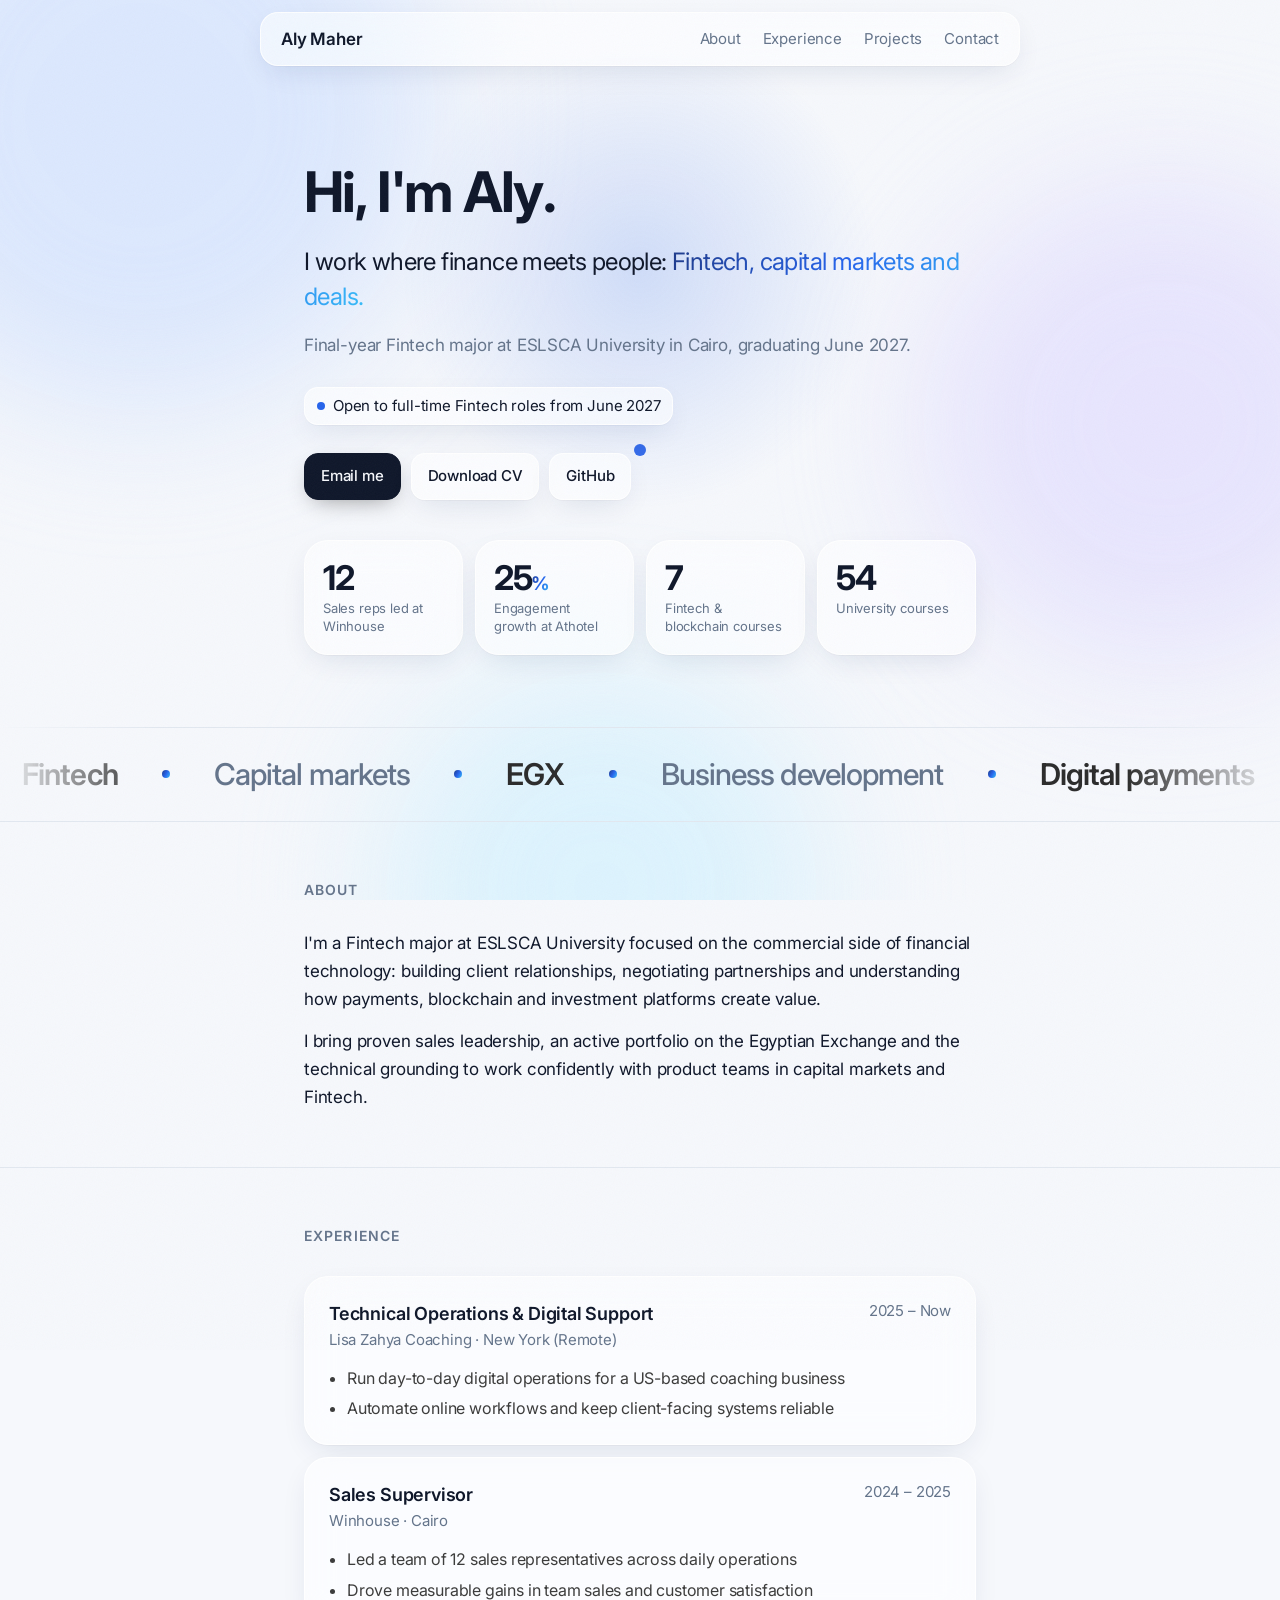
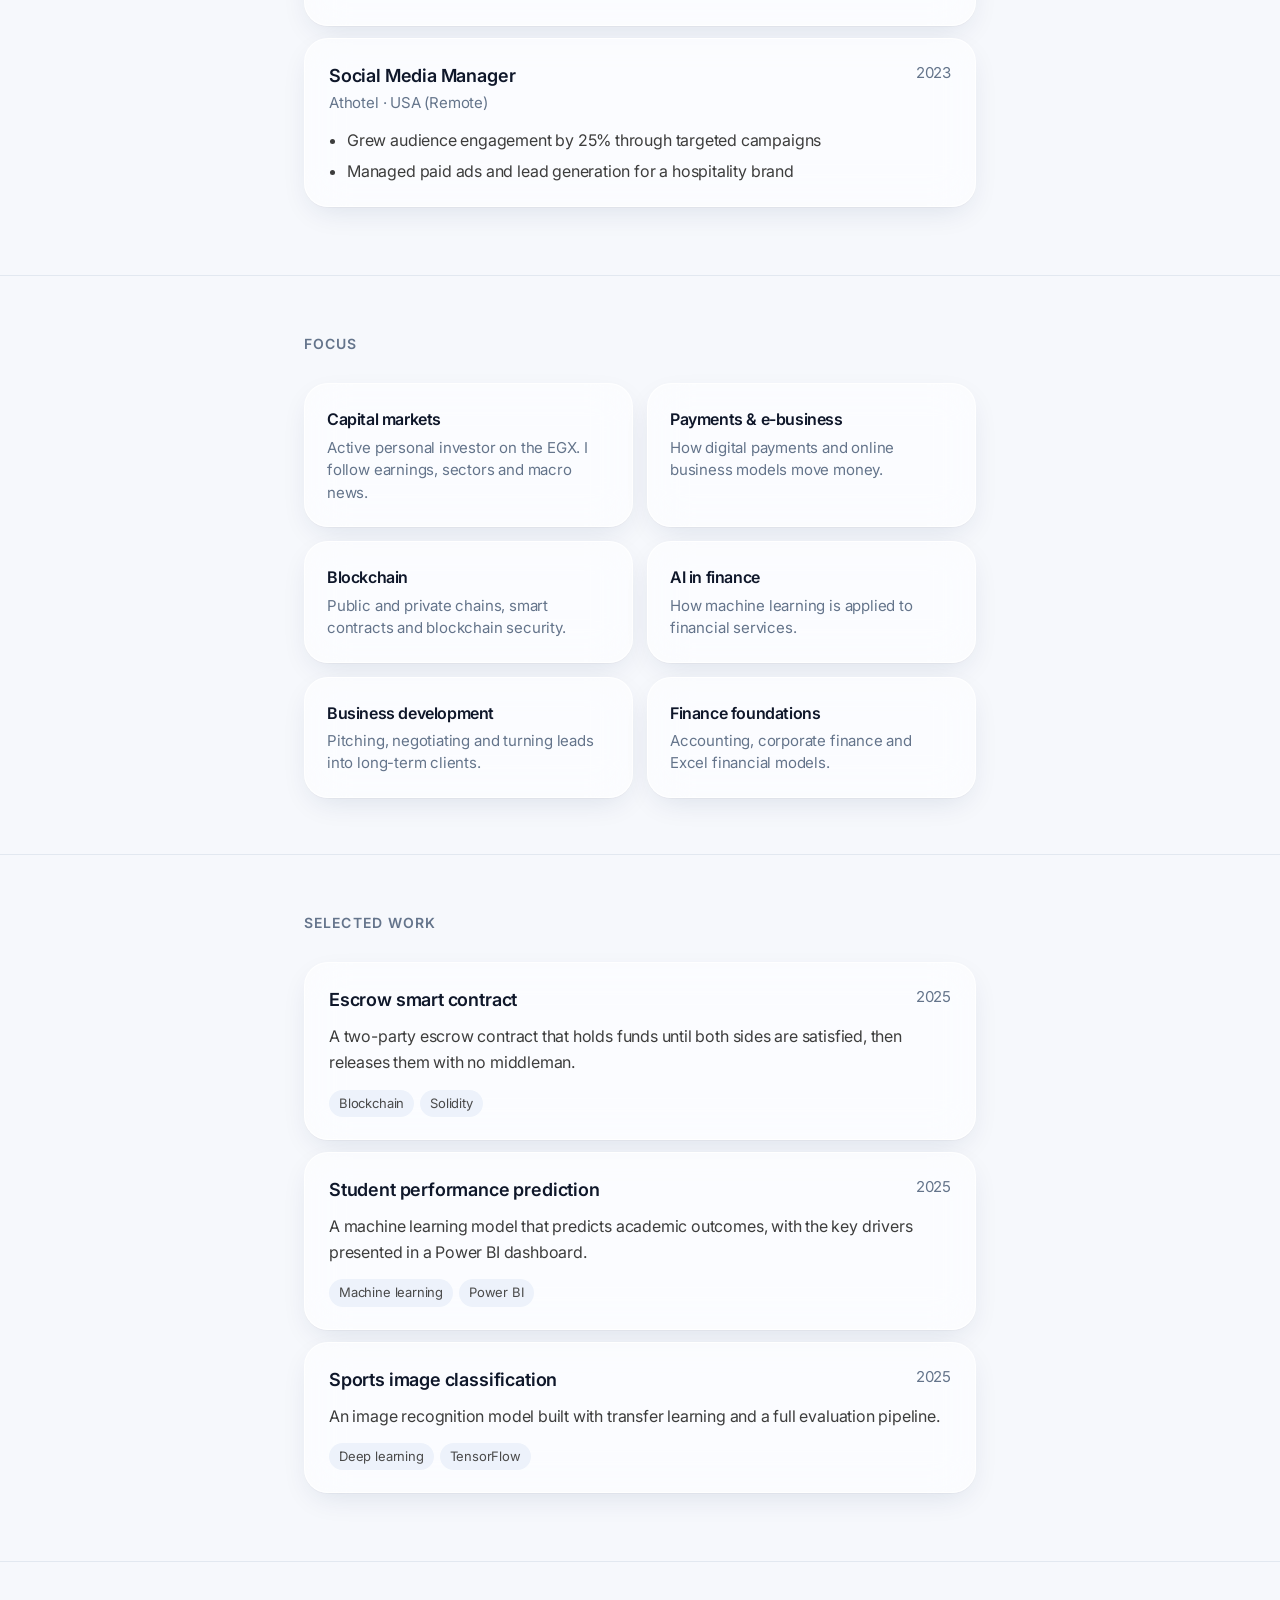
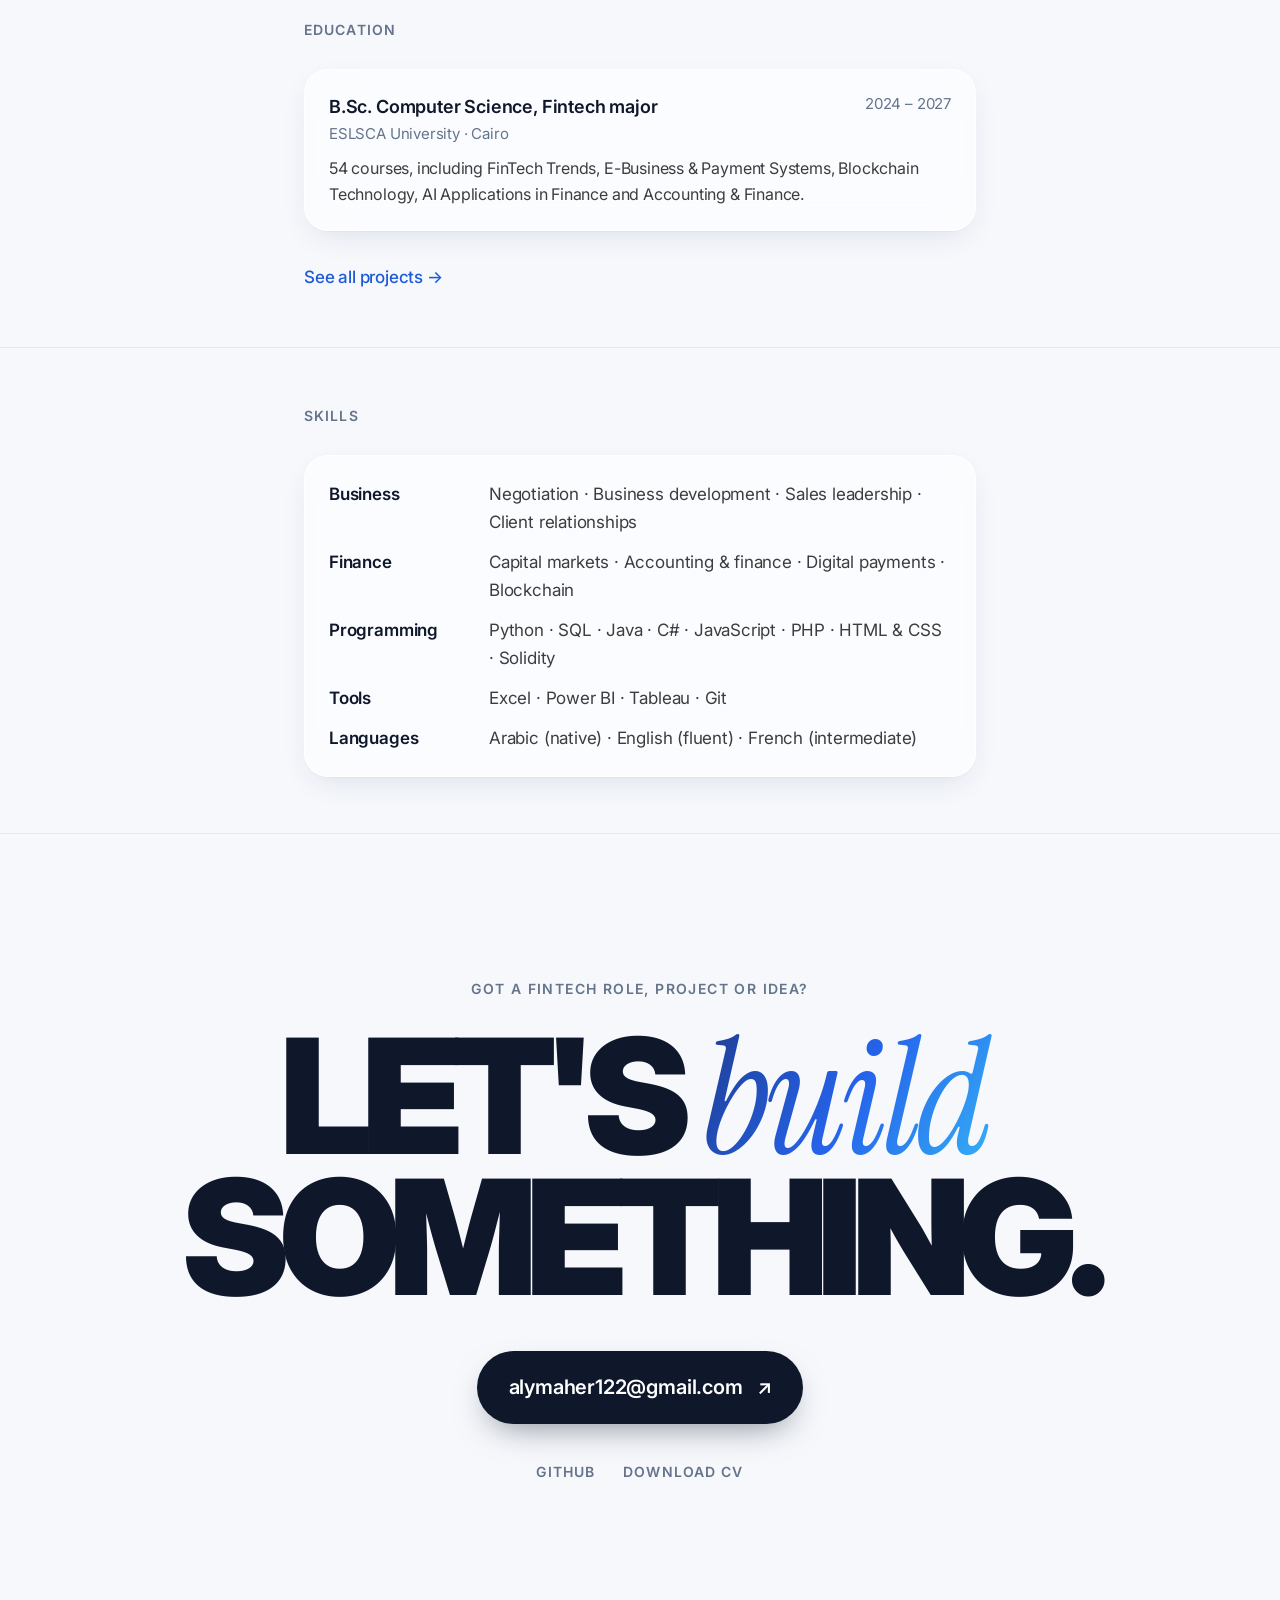
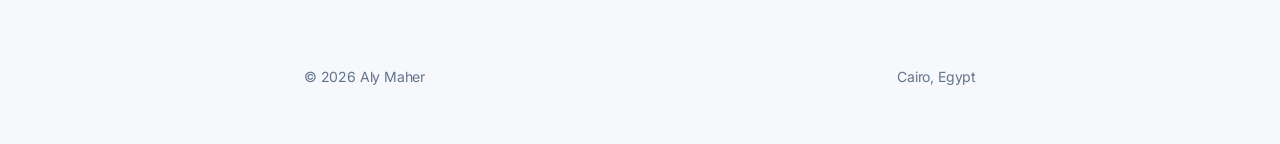
<file: index.html>
<!doctype html>
<html lang="en">
<head>
<meta charset="utf-8">
<meta name="viewport" content="width=device-width, initial-scale=1">
<title>Aly Maher — Fintech</title>
<meta name="description" content="Aly Maher — Fintech major at ESLSCA University, Cairo. Business development, capital markets and digital finance.">
<link rel="preconnect" href="https://fonts.googleapis.com">
<link rel="preconnect" href="https://fonts.gstatic.com" crossorigin>
<link href="https://fonts.googleapis.com/css2?family=Inter:wght@400;500;600;700&family=Instrument+Serif:ital@0;1&display=swap" rel="stylesheet">
<style>
:root{
  --bg:#f6f8fc; --fg:#0f172a; --muted:#64748b; --line:#e2e8f0; --accent:#1f5bd8; --soft:#edf2fb;
  --sans:"Inter",system-ui,-apple-system,sans-serif;
}
*{box-sizing:border-box;margin:0;padding:0}
html{scroll-behavior:smooth}
body{background:var(--bg);color:var(--fg);font:400 17px/1.65 var(--sans);-webkit-font-smoothing:antialiased}
a{color:inherit}
::selection{background:var(--accent);color:#fff}
.wrap{max-width:720px;margin:0 auto;padding:0 24px}

nav{position:sticky;top:0;z-index:10;background:rgba(246,248,252,.92);backdrop-filter:blur(6px);border-bottom:1px solid transparent;transition:border-color .2s}
nav.scrolled{border-bottom-color:var(--line)}
nav .wrap{display:flex;justify-content:space-between;align-items:center;height:60px}
nav .name{font-weight:600;text-decoration:none}
nav .links{display:flex;gap:22px;font-size:15px}
nav .links a{text-decoration:none;color:var(--muted)}
nav .links a:hover{color:var(--fg)}
@media (max-width:620px){nav .links a.opt{display:none}}

header.intro{padding:96px 24px 72px}
.intro h1{font-size:clamp(40px,7vw,56px);font-weight:700;letter-spacing:-.03em;line-height:1.1}
.intro .lead{font-size:clamp(20px,2.6vw,24px);line-height:1.45;margin-top:18px;letter-spacing:-.01em}
.intro .lead em{font-style:normal;color:var(--accent)}
.intro .sub{color:var(--muted);margin-top:16px}
.status{display:inline-flex;align-items:center;gap:8px;margin-top:28px;font-size:15px;padding:6px 12px;border:1px solid var(--line);border-radius:99px;background:#fff}
.status i{width:8px;height:8px;border-radius:50%;background:#2563eb}
.links-row{display:flex;flex-wrap:wrap;gap:10px;margin-top:28px}
.pill{display:inline-flex;align-items:center;gap:6px;padding:10px 16px;border-radius:10px;border:1px solid var(--line);background:#fff;text-decoration:none;font-size:15px;font-weight:500;transition:border-color .2s,background .2s}
.pill:hover{border-color:var(--fg)}
.pill.primary{background:var(--fg);color:var(--bg);border-color:var(--fg)}
.pill.primary:hover{background:var(--accent);border-color:var(--accent)}

section{padding:56px 0;border-top:1px solid var(--line)}
h2{font-size:14px;font-weight:600;text-transform:uppercase;letter-spacing:.08em;color:var(--muted);margin-bottom:28px}
p+p{margin-top:14px}

.row{display:grid;grid-template-columns:1fr auto;gap:4px 16px;padding:18px 0;border-bottom:1px solid var(--line)}
.row:last-of-type{border-bottom:0}
.row h3{font-size:18px;font-weight:600;letter-spacing:-.01em}
.row .meta{color:var(--muted);font-size:15px}
.row .when{color:var(--muted);font-size:15px;white-space:nowrap;grid-column:2;grid-row:1}
.row ul{grid-column:1/-1;margin-top:8px;padding-left:18px;color:#3d3d3d;font-size:16px}
.row ul li+li{margin-top:4px}
.row p.desc{grid-column:1/-1;color:#3d3d3d;font-size:16px;margin-top:4px}
@media (max-width:520px){.row{grid-template-columns:1fr}.row .when{grid-column:1;grid-row:auto}}

.focus{display:grid;grid-template-columns:1fr 1fr;gap:12px}
.focus div{background:#fff;border:1px solid var(--line);border-radius:12px;padding:18px}
.focus h3{font-size:16px;font-weight:600}
.focus p{font-size:15px;color:var(--muted);margin-top:4px;line-height:1.5}
@media (max-width:560px){.focus{grid-template-columns:1fr}}

.tags{display:flex;flex-wrap:wrap;gap:6px;grid-column:1/-1;margin-top:10px}
.tags span{font-size:13px;padding:3px 10px;border-radius:99px;background:var(--soft);color:#4a4a4a}

.skills dl{display:grid;grid-template-columns:140px 1fr;gap:12px 20px}
.skills dt{font-weight:600}
.skills dd{color:#3d3d3d}
@media (max-width:520px){.skills dl{grid-template-columns:1fr;gap:2px}.skills dd{margin-bottom:12px}}

.more{display:inline-block;margin-top:20px;color:var(--accent);font-weight:500;text-decoration:none}
.more:hover{text-decoration:underline}

.contact{min-height:88svh;display:flex;align-items:center;text-align:center}
.contact .wrap{max-width:1100px;width:100%}
.contact .kicker{font-size:14px;font-weight:600;text-transform:uppercase;letter-spacing:.1em;color:var(--muted)}
.contact h2.cta{font-size:clamp(54px,12.5vw,168px);font-weight:900;line-height:.86;letter-spacing:-.065em;text-transform:uppercase;color:var(--fg);margin:28px 0 44px}
.contact h2.cta em{font-family:"Instrument Serif",Georgia,serif;font-weight:400;text-transform:none;letter-spacing:-.03em;padding-right:.08em;
  background:linear-gradient(120deg,#1e3a8a,#2563eb 50%,#38bdf8);-webkit-background-clip:text;background-clip:text;color:transparent}
.btn{display:inline-flex;align-items:center;gap:14px;padding:20px 32px;border-radius:99px;background:var(--fg);color:#fff;font-size:clamp(16px,1.8vw,20px);font-weight:600;text-decoration:none;
  position:relative;overflow:hidden;box-shadow:0 14px 34px -14px rgba(15,23,42,.55);transition:transform .3s cubic-bezier(.2,.9,.1,1)}
.btn::before{content:"";position:absolute;inset:0;border-radius:inherit;background:linear-gradient(120deg,#1e3a8a,#2563eb 50%,#38bdf8);transform:translateY(101%);transition:transform .5s cubic-bezier(.2,.9,.1,1)}
.btn:hover::before{transform:none}
.btn:hover{transform:translateY(-2px)}
.btn>*{position:relative;word-break:break-all}
.socials{display:flex;justify-content:center;gap:28px;margin-top:36px;font-size:14px;font-weight:600;text-transform:uppercase;letter-spacing:.08em}
.socials a{color:var(--muted);text-decoration:none}
.socials a:hover{color:var(--fg)}
footer{padding:40px 0 56px;color:var(--muted);font-size:14px}
footer .wrap{display:flex;justify-content:space-between;gap:12px;flex-wrap:wrap}
</style>
<link rel="stylesheet" href="fx.css">
</head>
<body>

<nav id="nav"><div class="wrap">
  <a class="name" href="#top">Aly Maher</a>
  <div class="links">
    <a class="opt" href="#about">About</a><a class="opt" href="#experience">Experience</a><a href="courses.html">Projects</a><a href="#contact">Contact</a>
  </div>
</div></nav>

<main id="top">
  <header class="intro wrap">
    <h1 data-split data-loader>Hi, I'm Aly.</h1>
    <p class="lead">I work where finance meets people: <em>Fintech, capital markets and deals.</em></p>
    <p class="sub">Final-year Fintech major at ESLSCA University in Cairo, graduating June 2027.</p>
    <div class="status"><i></i>Open to full-time Fintech roles from June 2027</div>
    <div class="links-row">
      <a class="pill primary" href="mailto:alymaher122@gmail.com">Email me</a>
      <a class="pill" href="cv.pdf" target="_blank">Download CV</a>
      <a class="pill" href="https://github.com/alyhassanmaher" target="_blank" rel="noopener">GitHub</a>
    </div>
    <div class="stats">
      <div class="stat"><div class="n" data-count="12">0</div><div class="k">Sales reps led at Winhouse</div></div>
      <div class="stat"><div class="n"><span data-count="25">0</span><small>%</small></div><div class="k">Engagement growth at Athotel</div></div>
      <div class="stat"><div class="n" data-count="7">0</div><div class="k">Fintech & blockchain courses</div></div>
      <div class="stat"><div class="n" data-count="54">0</div><div class="k">University courses</div></div>
    </div>
  </header>

  <div class="marquee" aria-hidden="true"><div class="track">
    <span>Fintech</span><span>Capital markets</span><span>EGX</span><span>Business development</span><span>Digital payments</span><span>Negotiation</span><span>Blockchain</span><span>AI in finance</span>
    <span>Fintech</span><span>Capital markets</span><span>EGX</span><span>Business development</span><span>Digital payments</span><span>Negotiation</span><span>Blockchain</span><span>AI in finance</span>
  </div></div>

  <section id="about"><div class="wrap">
    <h2>About</h2>
    <p>I'm a Fintech major at ESLSCA University focused on the commercial side of financial technology: building client relationships, negotiating partnerships and understanding how payments, blockchain and investment platforms create value.</p>
    <p>I bring proven sales leadership, an active portfolio on the Egyptian Exchange and the technical grounding to work confidently with product teams in capital markets and Fintech.</p>
  </div></section>

  <section id="experience"><div class="wrap">
    <h2>Experience</h2>
    <div class="row">
      <div><h3>Technical Operations & Digital Support</h3><div class="meta">Lisa Zahya Coaching · New York (Remote)</div></div>
      <div class="when">2025 – Now</div>
      <ul><li>Run day-to-day digital operations for a US-based coaching business</li><li>Automate online workflows and keep client-facing systems reliable</li></ul>
    </div>
    <div class="row">
      <div><h3>Sales Supervisor</h3><div class="meta">Winhouse · Cairo</div></div>
      <div class="when">2024 – 2025</div>
      <ul><li>Led a team of 12 sales representatives across daily operations</li><li>Drove measurable gains in team sales and customer satisfaction</li></ul>
    </div>
    <div class="row">
      <div><h3>Social Media Manager</h3><div class="meta">Athotel · USA (Remote)</div></div>
      <div class="when">2023</div>
      <ul><li>Grew audience engagement by 25% through targeted campaigns</li><li>Managed paid ads and lead generation for a hospitality brand</li></ul>
    </div>
  </div></section>

  <section id="focus"><div class="wrap">
    <h2>Focus</h2>
    <div class="focus">
      <div><h3>Capital markets</h3><p>Active personal investor on the EGX. I follow earnings, sectors and macro news.</p></div>
      <div><h3>Payments & e-business</h3><p>How digital payments and online business models move money.</p></div>
      <div><h3>Blockchain</h3><p>Public and private chains, smart contracts and blockchain security.</p></div>
      <div><h3>AI in finance</h3><p>How machine learning is applied to financial services.</p></div>
      <div><h3>Business development</h3><p>Pitching, negotiating and turning leads into long-term clients.</p></div>
      <div><h3>Finance foundations</h3><p>Accounting, corporate finance and Excel financial models.</p></div>
    </div>
  </div></section>

  <section id="work"><div class="wrap">
    <h2>Selected work</h2>
    <div class="row">
      <div><h3>Escrow smart contract</h3></div><div class="when">2025</div>
      <p class="desc">A two-party escrow contract that holds funds until both sides are satisfied, then releases them with no middleman.</p>
      <div class="tags"><span>Blockchain</span><span>Solidity</span></div>
    </div>
    <div class="row">
      <div><h3>Student performance prediction</h3></div><div class="when">2025</div>
      <p class="desc">A machine learning model that predicts academic outcomes, with the key drivers presented in a Power BI dashboard.</p>
      <div class="tags"><span>Machine learning</span><span>Power BI</span></div>
    </div>
    <div class="row">
      <div><h3>Sports image classification</h3></div><div class="when">2025</div>
      <p class="desc">An image recognition model built with transfer learning and a full evaluation pipeline.</p>
      <div class="tags"><span>Deep learning</span><span>TensorFlow</span></div>
    </div>
  </div></section>

  <section id="education"><div class="wrap">
    <h2>Education</h2>
    <div class="row">
      <div><h3>B.Sc. Computer Science, Fintech major</h3><div class="meta">ESLSCA University · Cairo</div></div>
      <div class="when">2024 – 2027</div>
      <p class="desc">54 courses, including FinTech Trends, E-Business & Payment Systems, Blockchain Technology, AI Applications in Finance and Accounting & Finance.</p>
    </div>
    <a class="more" href="courses.html">See all projects →</a>
  </div></section>

  <section class="skills" id="skills"><div class="wrap">
    <h2>Skills</h2>
    <dl>
      <dt>Business</dt><dd>Negotiation · Business development · Sales leadership · Client relationships</dd>
      <dt>Finance</dt><dd>Capital markets · Accounting & finance · Digital payments · Blockchain</dd>
      <dt>Programming</dt><dd>Python · SQL · Java · C# · JavaScript · PHP · HTML & CSS · Solidity</dd>
      <dt>Tools</dt><dd>Excel · Power BI · Tableau · Git</dd>
      <dt>Languages</dt><dd>Arabic (native) · English (fluent) · French (intermediate)</dd>
    </dl>
  </div></section>

  <section class="contact" id="contact"><div class="wrap">
    <div class="kicker">Got a Fintech role, project or idea?</div>
    <h2 class="cta">Let's <em>build</em><br>something.</h2>
    <a class="btn" href="mailto:alymaher122@gmail.com"><span>alymaher122@gmail.com</span><span>↗</span></a>
    <div class="socials">
      <a href="https://github.com/alyhassanmaher" target="_blank" rel="noopener">GitHub</a>
      <a href="cv.pdf" target="_blank">Download CV</a>
    </div>
  </div></section>
</main>

<footer><div class="wrap"><span>© 2026 Aly Maher</span><span>Cairo, Egypt</span></div></footer>

<script>
const nav = document.getElementById('nav');
const onScroll = () => nav.classList.toggle('scrolled', scrollY > 8);
addEventListener('scroll', onScroll, { passive: true }); onScroll();
</script>
<script src="fx.js"></script>
</body>
</html>
</file>
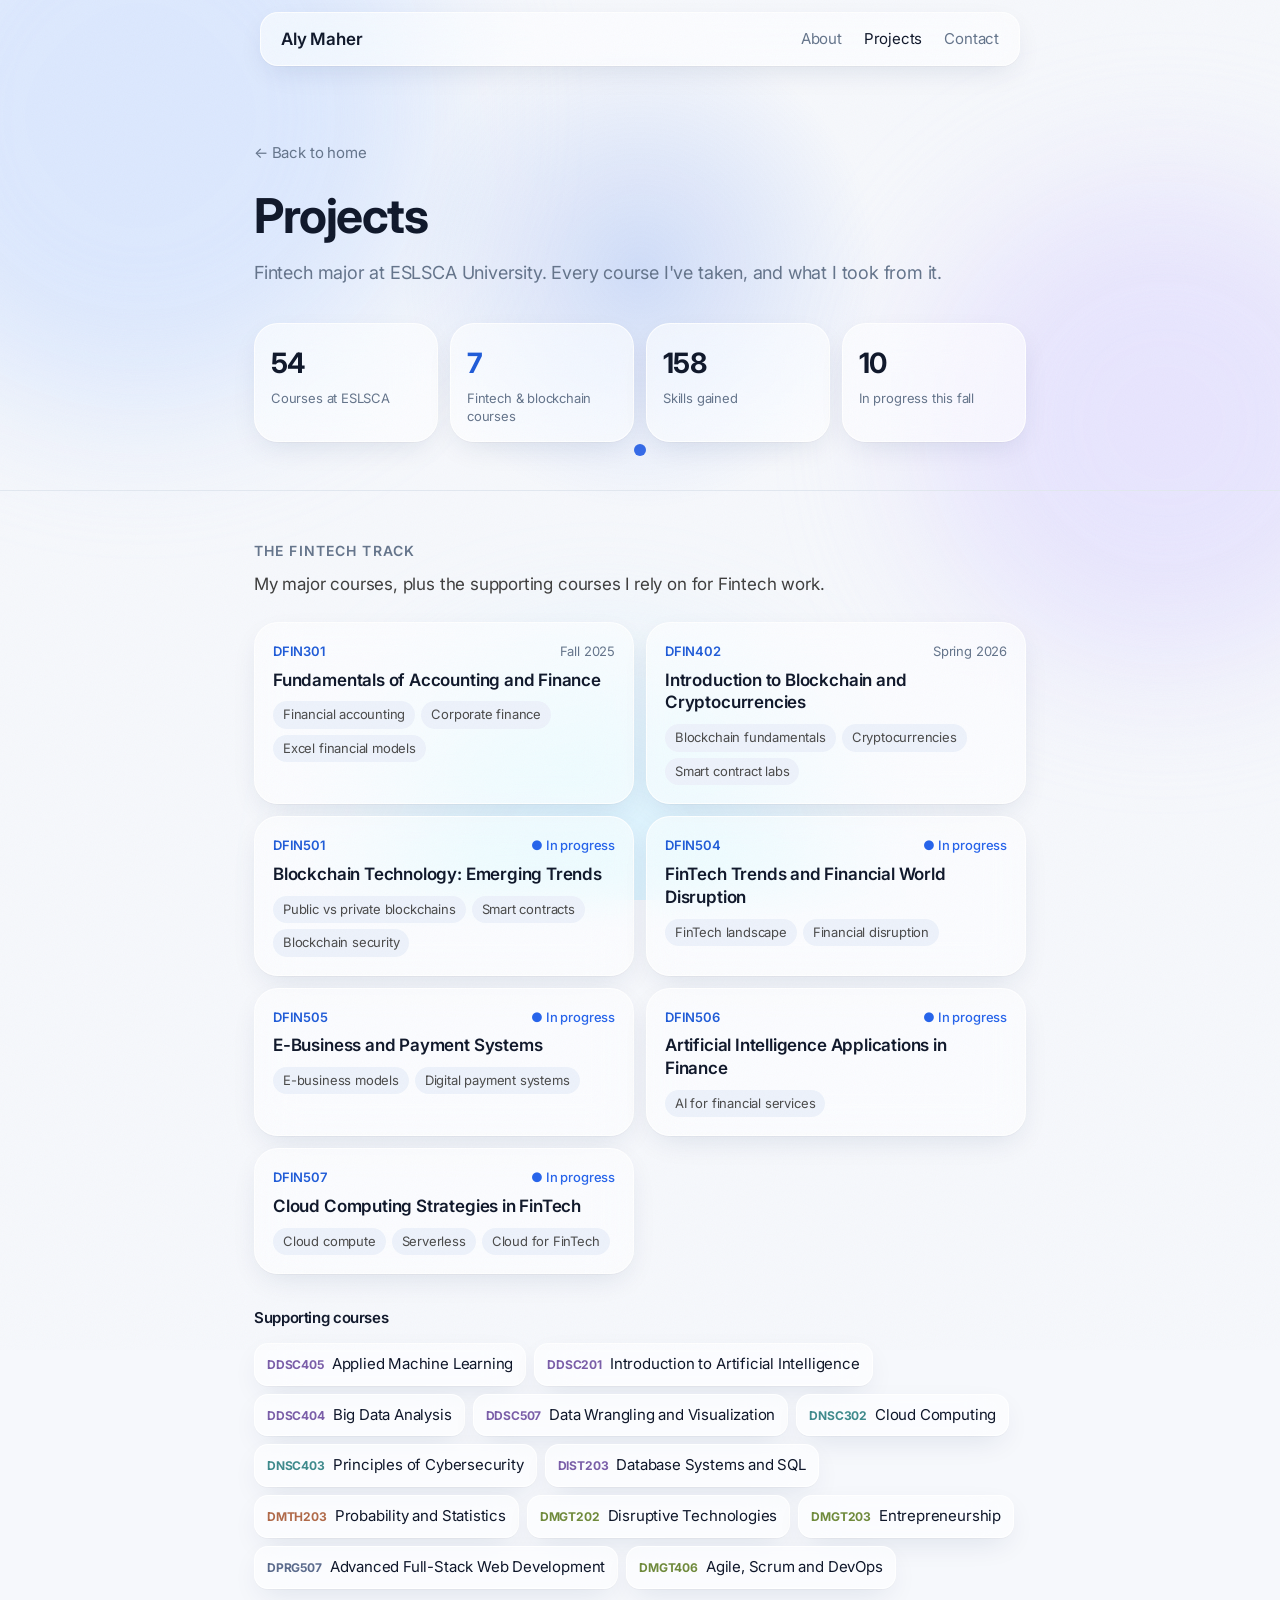
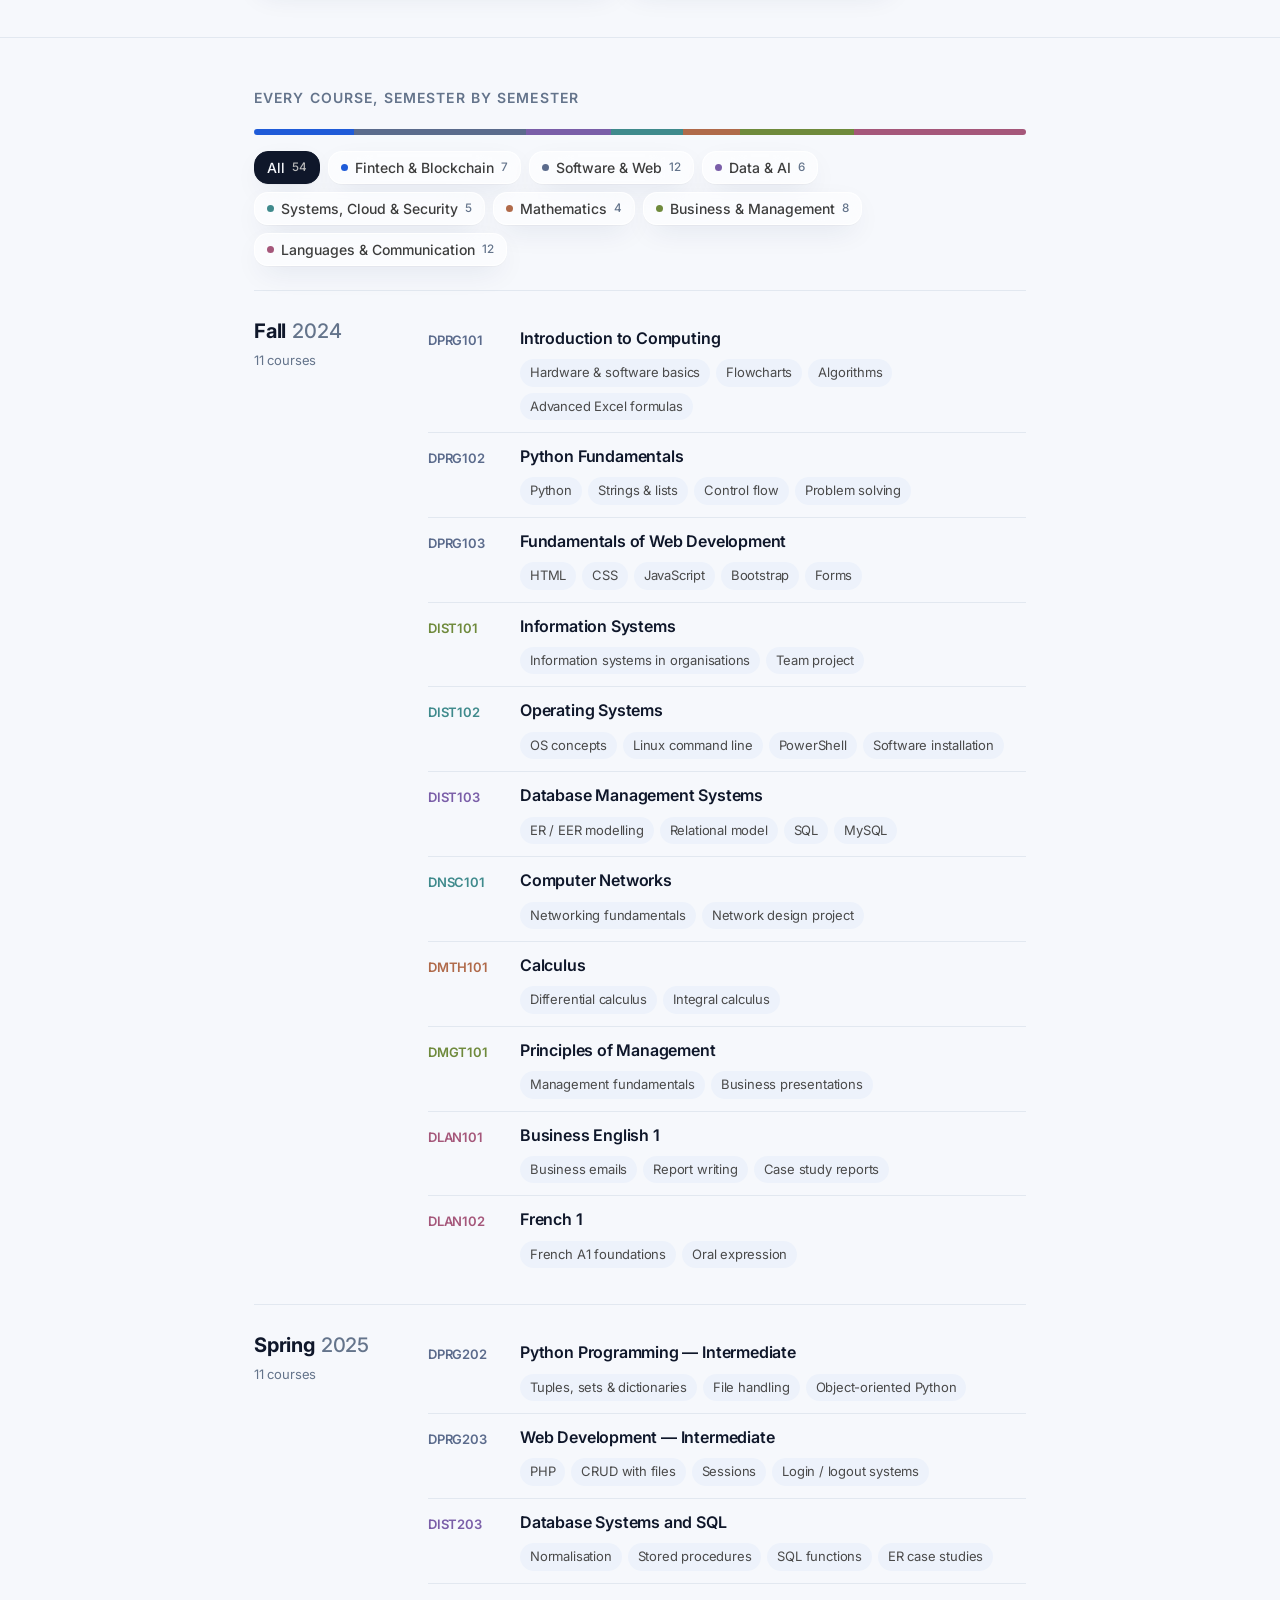
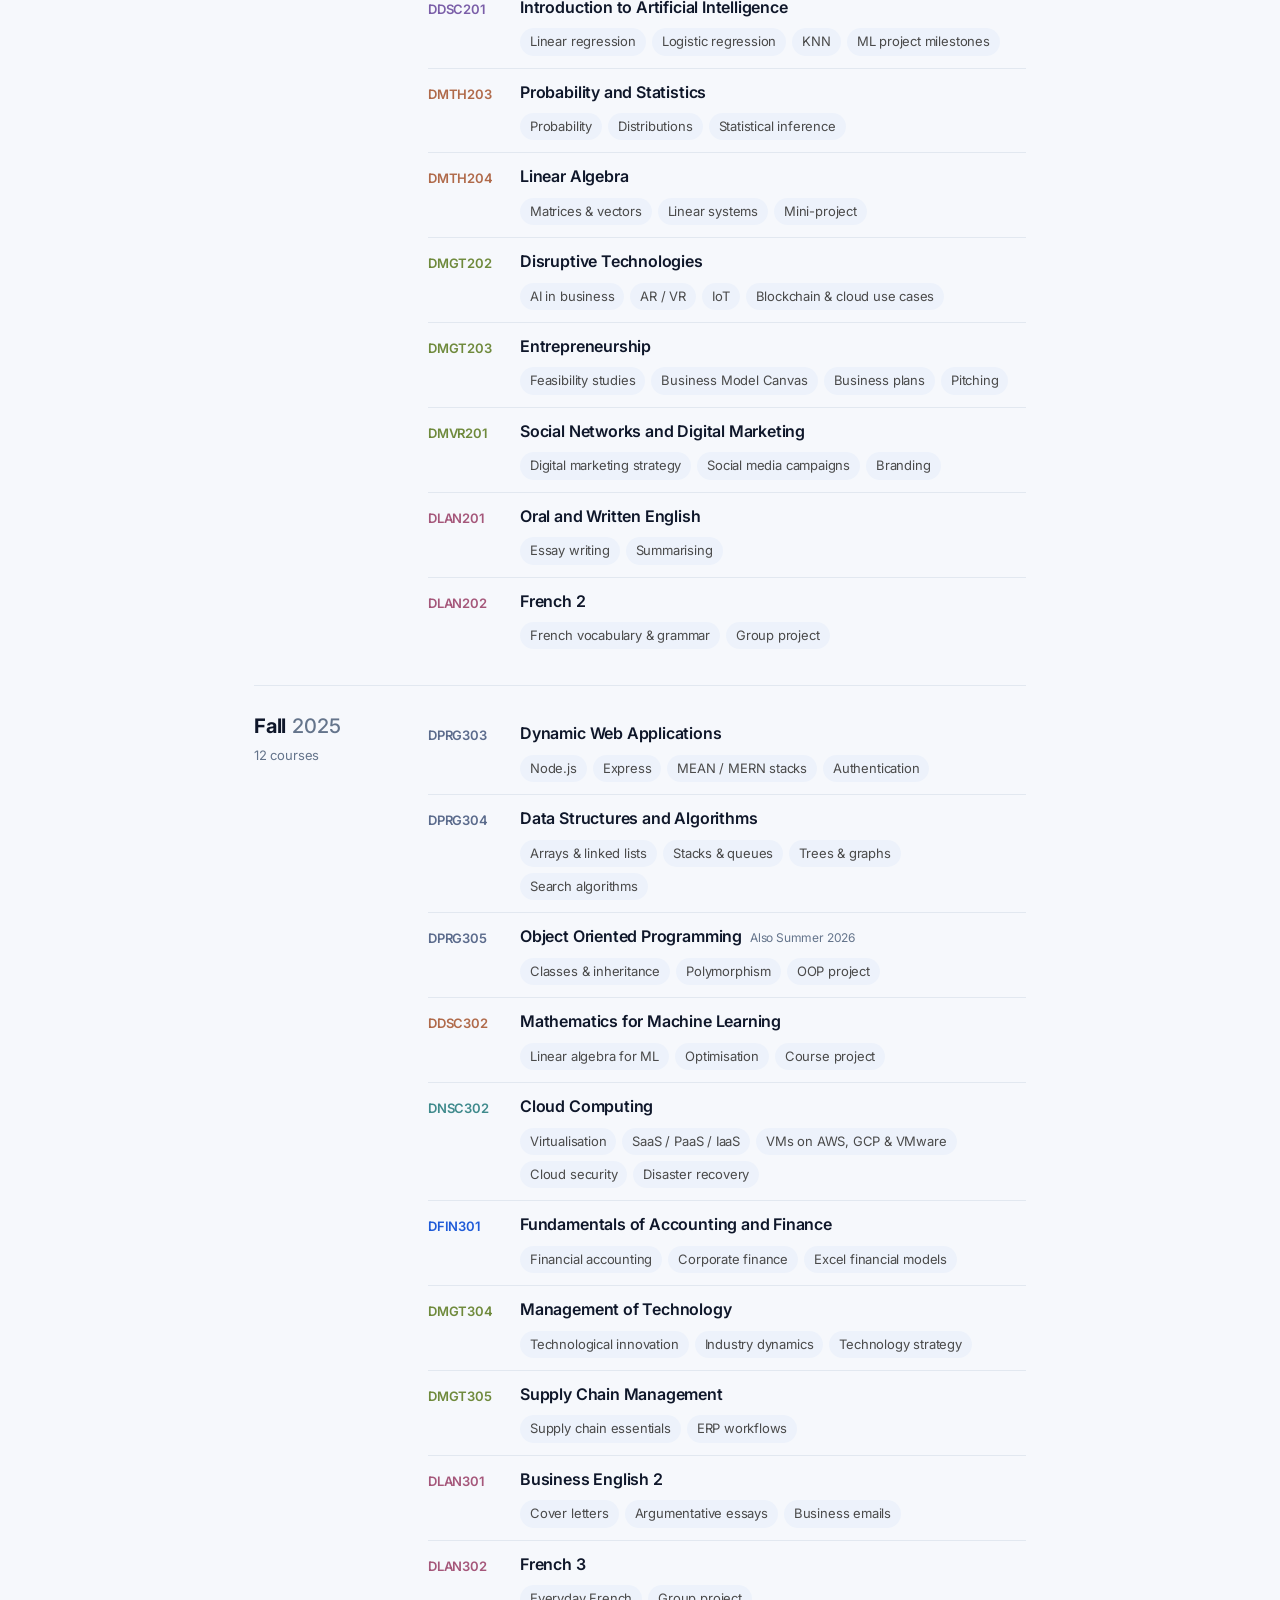
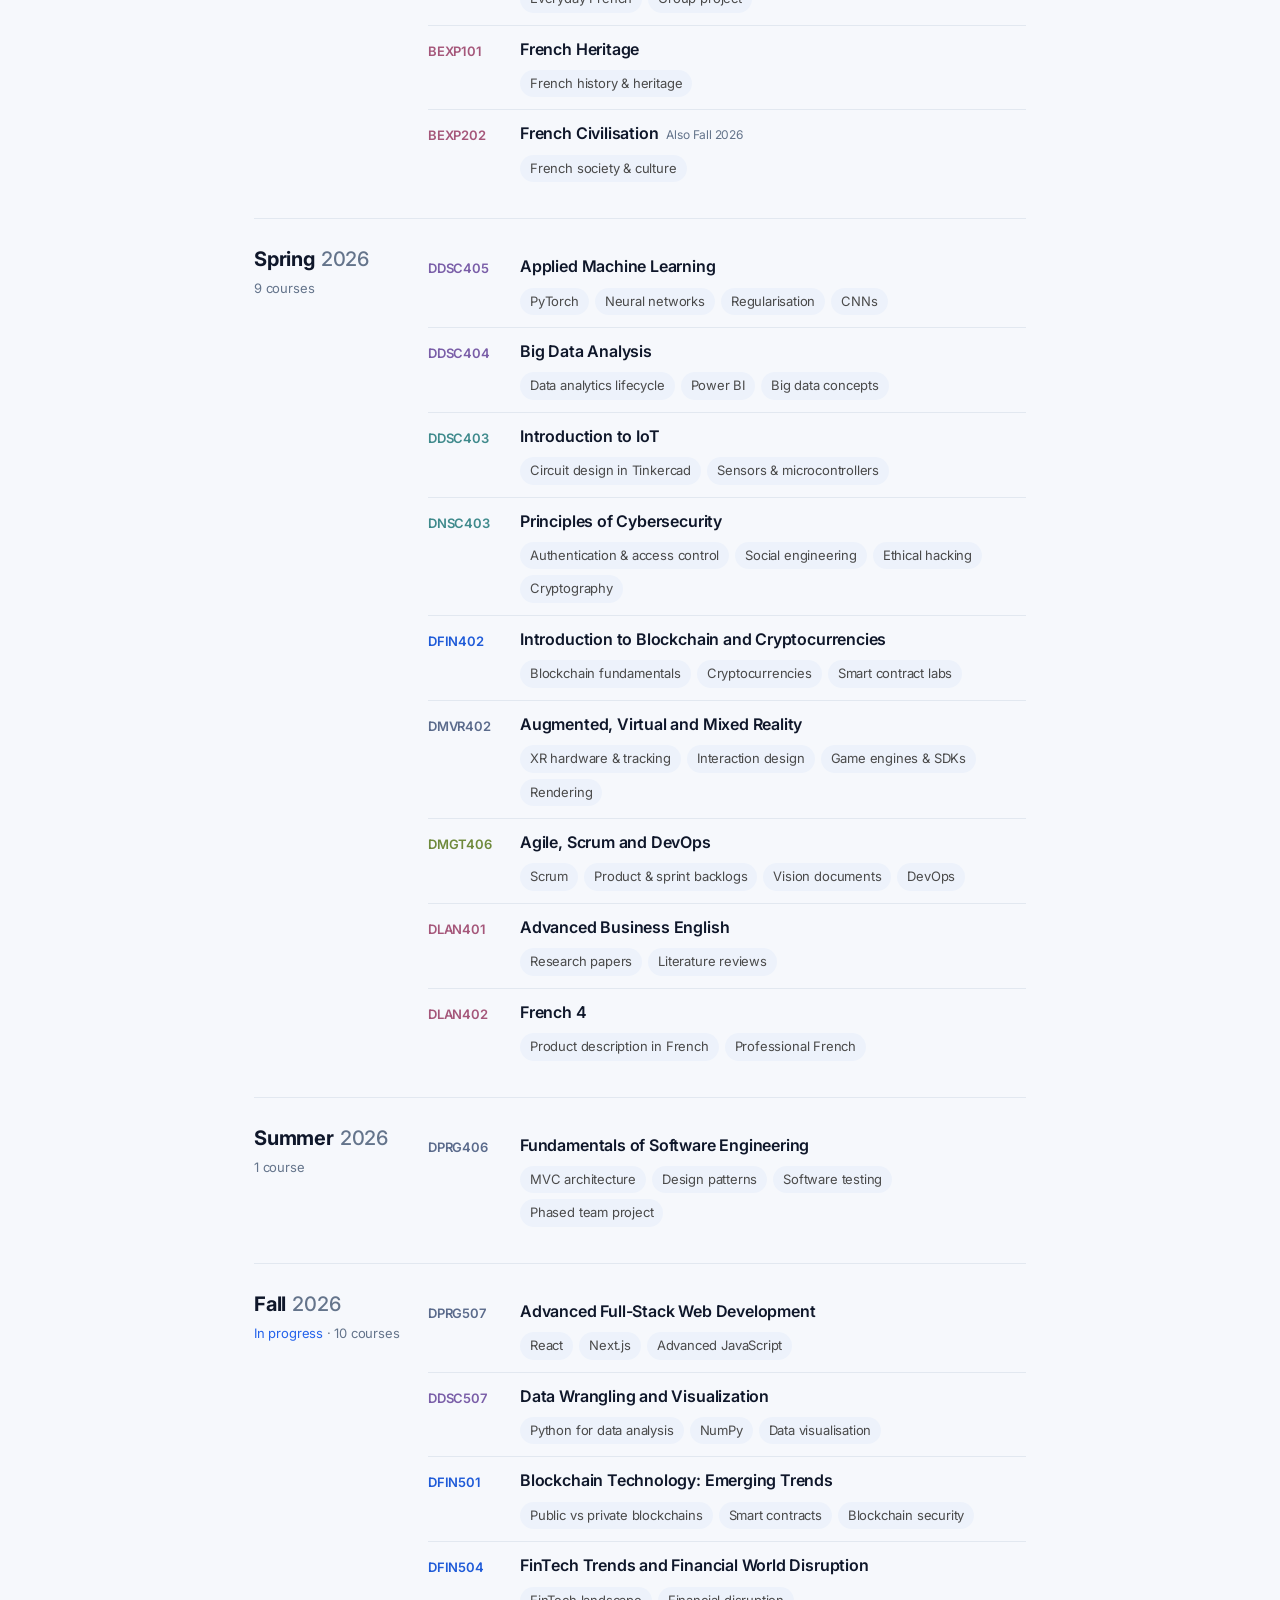
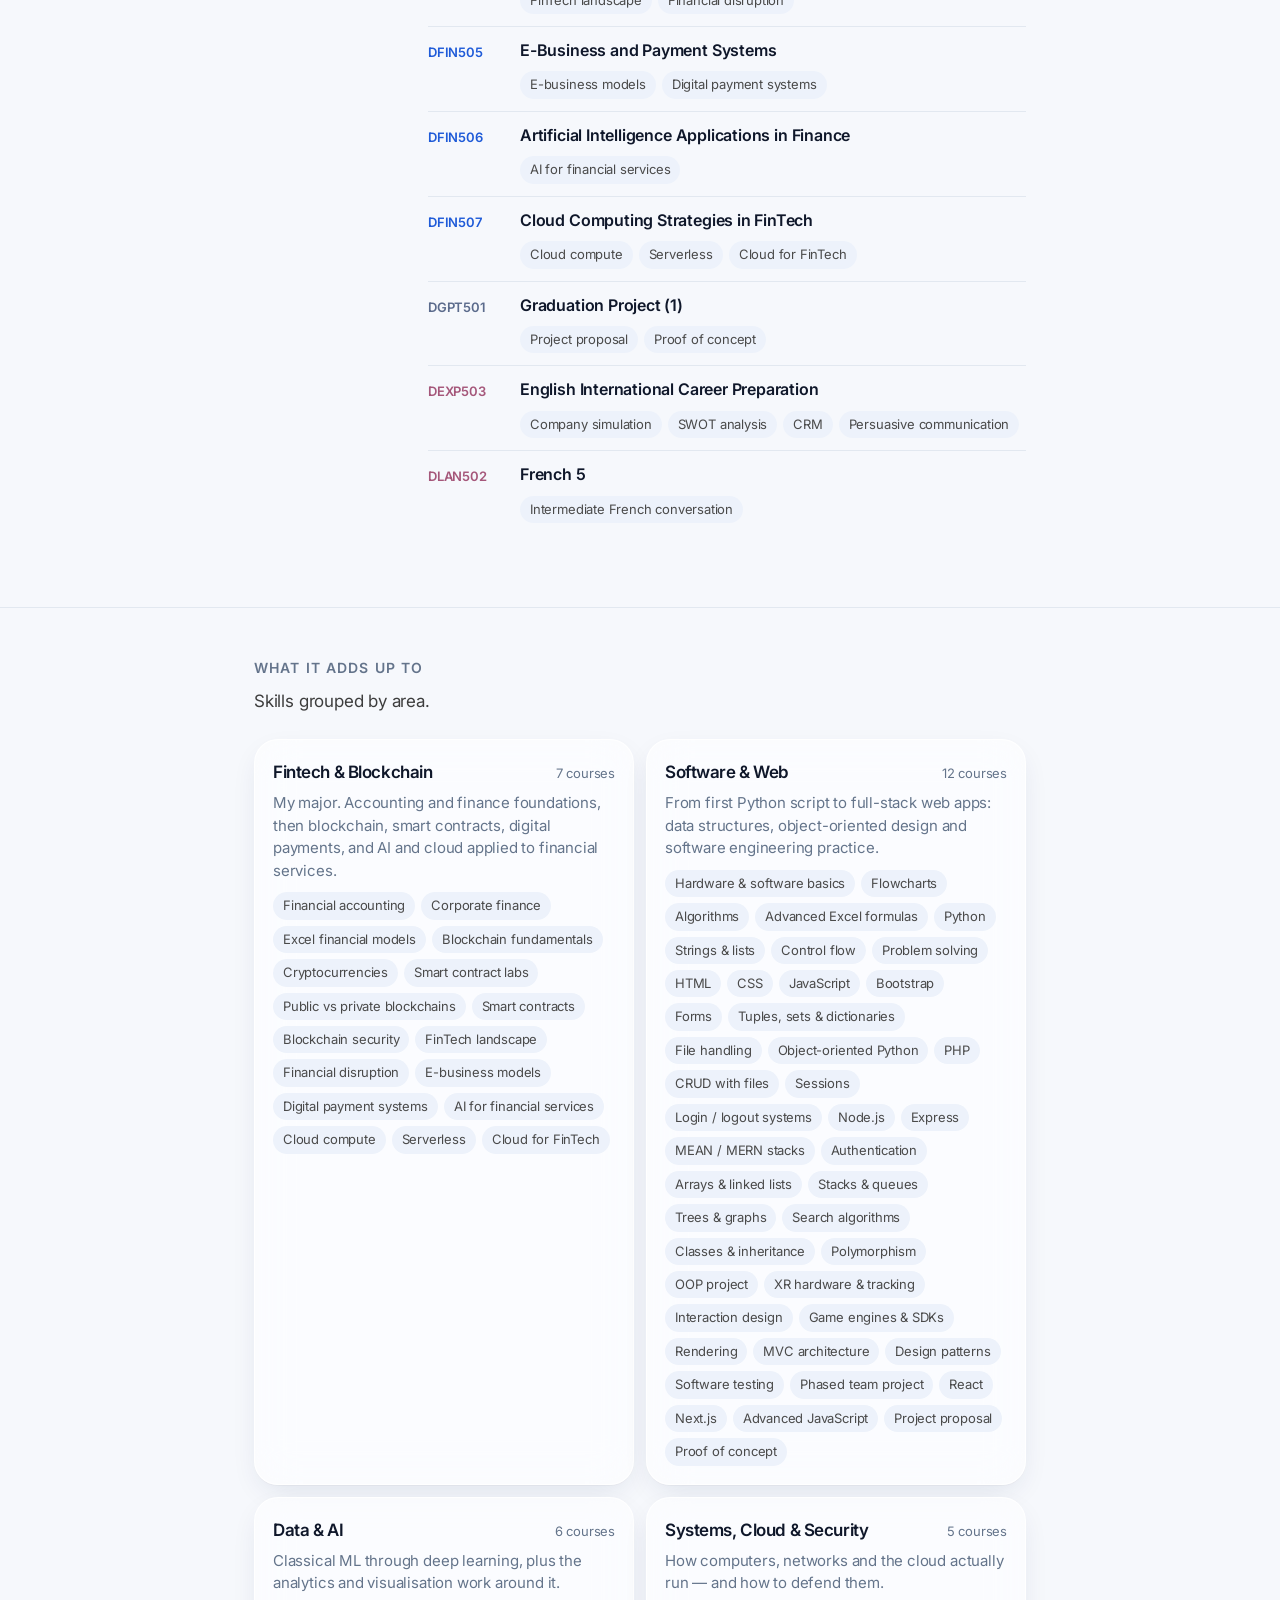
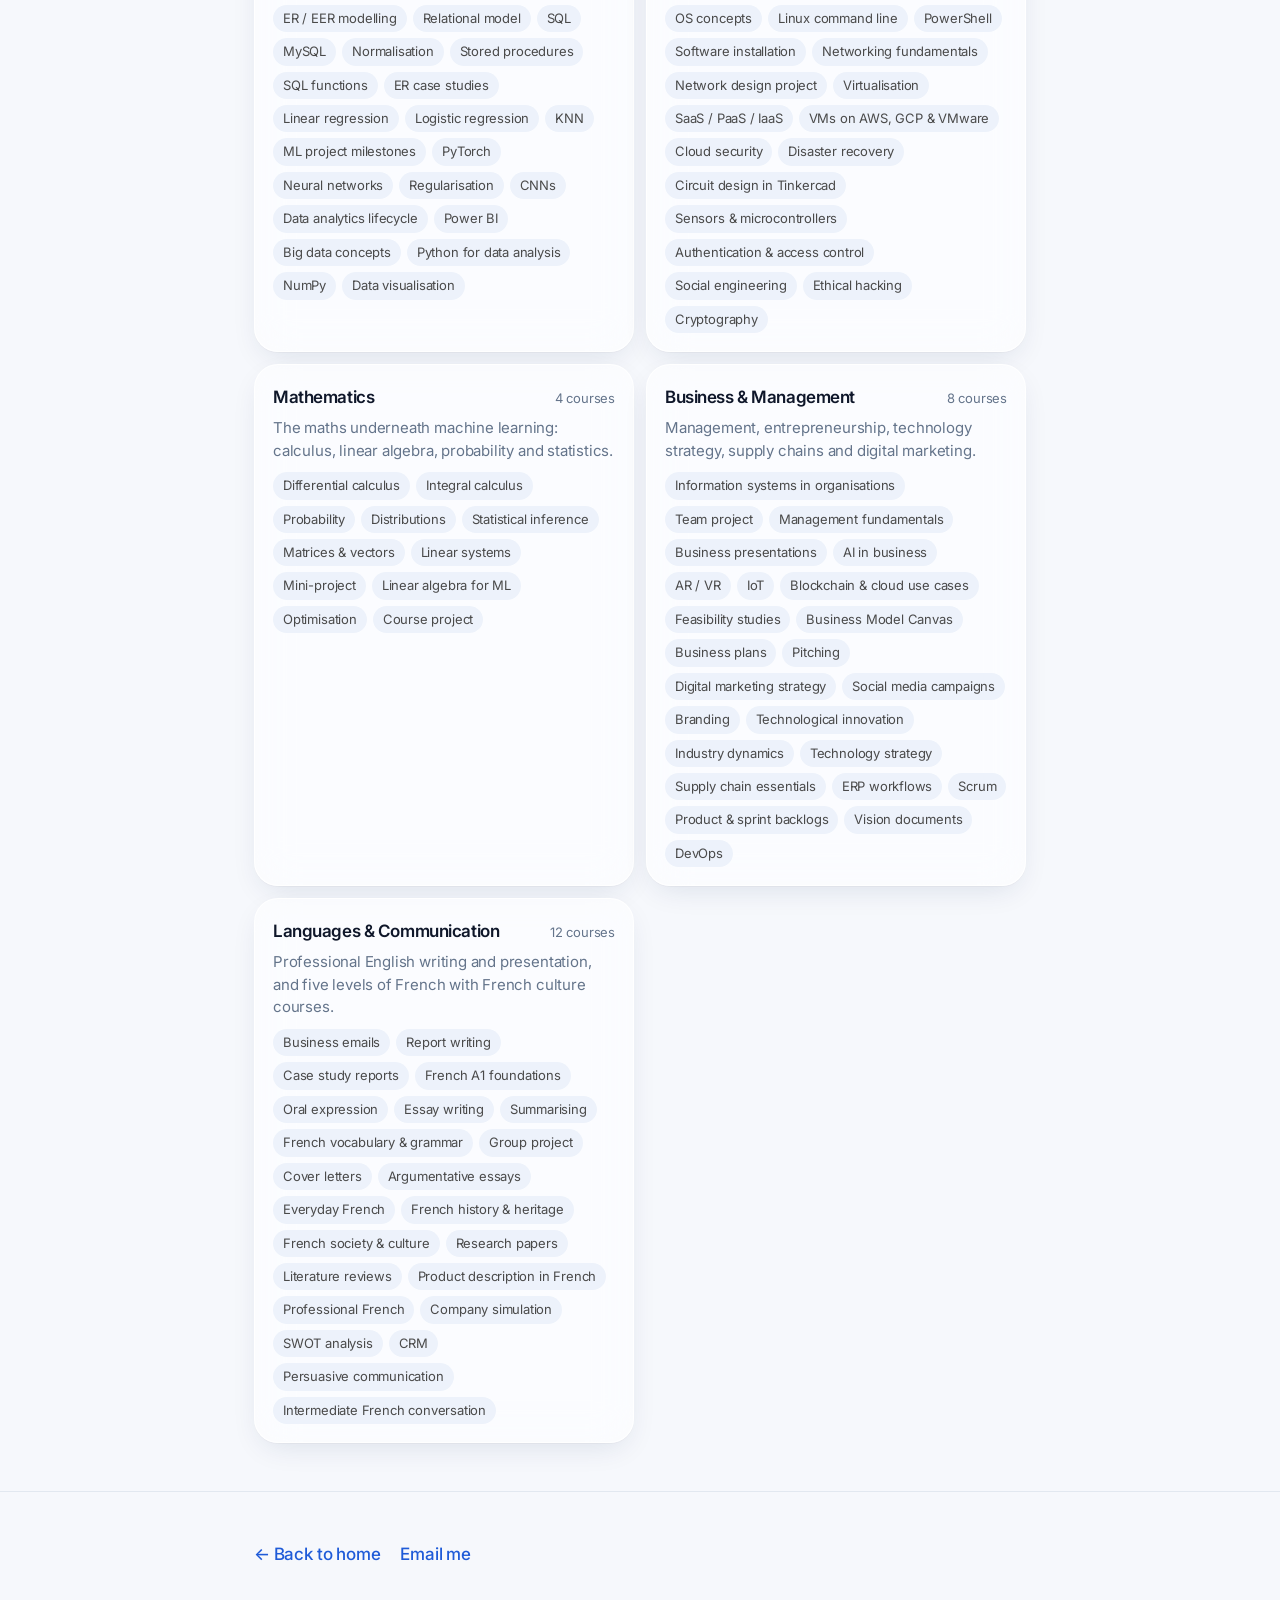
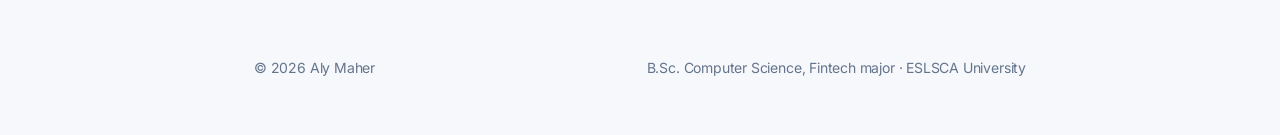
<file: courses.html>
<!doctype html>
<html lang="en">
<head>
<meta charset="utf-8">
<meta name="viewport" content="width=device-width, initial-scale=1">
<title>Projects — Aly Maher</title>
<meta name="description" content="Every course Aly Maher has taken at ESLSCA University, and the skills gained from each.">
<link rel="preconnect" href="https://fonts.googleapis.com">
<link rel="preconnect" href="https://fonts.gstatic.com" crossorigin>
<link href="https://fonts.googleapis.com/css2?family=Inter:wght@400;500;600;700&family=Instrument+Serif:ital@0;1&display=swap" rel="stylesheet">
<style>
:root{
  --bg:#f6f8fc; --fg:#0f172a; --muted:#64748b; --line:#e2e8f0; --accent:#1f5bd8; --soft:#edf2fb;
  --sans:"Inter",system-ui,-apple-system,sans-serif;
  --a-fin:#1f5bd8; --a-prog:#5b6b8c; --a-data:#7a5ea8; --a-infra:#3f8a8c; --a-math:#b06a4a; --a-biz:#6f8a3c; --a-lang:#a5577a;
}
*{box-sizing:border-box;margin:0;padding:0}
html{scroll-behavior:smooth}
body{background:var(--bg);color:var(--fg);font:400 17px/1.65 var(--sans);-webkit-font-smoothing:antialiased}
a{color:inherit}
::selection{background:var(--accent);color:#fff}
.wrap{max-width:820px;margin:0 auto;padding:0 24px}

nav{position:sticky;top:0;z-index:10;background:rgba(246,248,252,.92);backdrop-filter:blur(6px);border-bottom:1px solid var(--line)}
nav .wrap{display:flex;justify-content:space-between;align-items:center;height:60px}
nav .name{font-weight:600;text-decoration:none}
nav .links{display:flex;gap:22px;font-size:15px}
nav .links a{text-decoration:none;color:var(--muted)}
nav .links a:hover,nav .links a.cur{color:var(--fg)}

header.intro{padding:72px 24px 48px}
.back{color:var(--muted);text-decoration:none;font-size:15px}
.back:hover{color:var(--fg)}
.intro h1{font-size:clamp(36px,6vw,48px);font-weight:700;letter-spacing:-.03em;line-height:1.1;margin-top:24px}
.intro p{color:var(--muted);margin-top:12px;font-size:18px}
.hstats{display:grid;grid-template-columns:repeat(4,1fr);gap:12px;margin-top:36px}
.hstats > div{background:#fff;border:1px solid var(--line);border-radius:12px;padding:16px}
.hstats .n{font-size:28px;font-weight:700;letter-spacing:-.02em}
.hstats .k{font-size:13px;color:var(--muted);line-height:1.4;margin-top:2px}
@media (max-width:640px){.hstats{grid-template-columns:1fr 1fr}}

section{padding:48px 0;border-top:1px solid var(--line)}
h2{font-size:14px;font-weight:600;text-transform:uppercase;letter-spacing:.08em;color:var(--muted);margin-bottom:8px}
.section-lead{color:#3d3d3d;margin-bottom:24px}

.core{display:grid;grid-template-columns:1fr 1fr;gap:12px}
.fc{background:#fff;border:1px solid var(--line);border-radius:12px;padding:18px}
.fc .row{display:flex;justify-content:space-between;font-size:13px;color:var(--muted)}
.fc .row span:first-child{color:var(--accent);font-weight:600}
.fc .row .now{color:#2563eb;font-weight:500}
.fc h4{font-size:17px;font-weight:600;margin-top:6px;line-height:1.35}
.fc .skills,.course .skills,.area .skills{display:flex;flex-wrap:wrap;gap:6px;margin-top:10px}
.fc .skills span,.course .skills span,.area .skills span{font-size:13px;padding:3px 10px;border-radius:99px;background:var(--soft);color:#4a4a4a}
@media (max-width:620px){.core{grid-template-columns:1fr}}
.sub-h{font-size:15px;font-weight:600;margin:32px 0 12px}
.support{display:flex;flex-wrap:wrap;gap:8px}
.support a{display:inline-flex;gap:8px;align-items:baseline;padding:8px 12px;border:1px solid var(--line);border-radius:10px;background:#fff;font-size:15px;text-decoration:none}
.support a b{font-size:12px;color:var(--c)}
.support a small{display:none}

.areas{display:flex;height:6px;border-radius:99px;overflow:hidden;margin:20px 0 16px}
.filters{display:flex;flex-wrap:wrap;gap:8px;margin-bottom:24px}
.chip{font:500 14px var(--sans);padding:7px 12px;border:1px solid var(--line);border-radius:99px;background:#fff;color:#3d3d3d;cursor:pointer;display:inline-flex;align-items:center;gap:7px}
.chip i{width:7px;height:7px;border-radius:50%;background:var(--c,var(--fg))}
.chip small{color:var(--muted)}
.chip:hover{border-color:#999}
.chip[aria-pressed="true"]{background:var(--fg);color:var(--bg);border-color:var(--fg)}
.chip[aria-pressed="true"] small{color:#bbb}

.term{display:grid;grid-template-columns:150px 1fr;gap:24px;padding:24px 0;border-top:1px solid var(--line)}
.term.hide{display:none}
.term-head h3{font-size:20px;font-weight:700;letter-spacing:-.01em}
.term-head h3 em{font-style:normal;color:var(--muted);font-weight:500;margin-left:6px}
.term-head p{font-size:13px;color:var(--muted);margin-top:2px}
.term-head .live{color:#2563eb}
.term-head .next{color:var(--accent)}
.course{display:grid;grid-template-columns:80px 1fr;gap:12px;padding:12px 0;border-bottom:1px solid var(--line)}
.course:last-child{border-bottom:0}
.course.hide{display:none}
.course .code{font-size:13px;font-weight:600;color:var(--c);padding-top:3px}
.course h4{font-size:16px;font-weight:600;line-height:1.4}
.course h4 .note{font-size:12px;font-weight:400;color:var(--muted);margin-left:8px}
@media (max-width:620px){.term{grid-template-columns:1fr;gap:8px}.course{grid-template-columns:1fr;gap:2px}}

.map{display:grid;grid-template-columns:1fr 1fr;gap:12px}
.area{background:#fff;border:1px solid var(--line);border-radius:12px;padding:18px;border-top:3px solid var(--c)}
.area .hd{display:flex;justify-content:space-between;align-items:baseline;gap:12px}
.area h3{font-size:17px;font-weight:600}
.area .cnt{font-size:13px;color:var(--muted);white-space:nowrap}
.area p{font-size:15px;color:var(--muted);margin-top:6px;line-height:1.5}
@media (max-width:620px){.map{grid-template-columns:1fr}}

.more{display:inline-block;color:var(--accent);font-weight:500;text-decoration:none;margin-right:20px}
.more:hover{text-decoration:underline}
footer{padding:40px 0 56px;color:var(--muted);font-size:14px}
footer .wrap{display:flex;justify-content:space-between;gap:12px;flex-wrap:wrap}
.rv{opacity:1}
</style>
<link rel="stylesheet" href="fx.css">
</head>
<body>

<nav><div class="wrap">
  <a class="name" href="index.html">Aly Maher</a>
  <div class="links"><a href="index.html#about">About</a><a href="courses.html" class="cur">Projects</a><a href="index.html#contact">Contact</a></div>
</div></nav>

<main id="top">
  <header class="intro wrap">
    <a class="back" href="index.html">← Back to home</a>
    <h1 data-split>Projects</h1>
    <p>Fintech major at ESLSCA University. Every course I've taken, and what I took from it.</p>
    <div class="hstats">
      <div><div class="n" id="sCourses">0</div><div class="k">Courses at ESLSCA</div></div>
      <div><div class="n" id="sFin" style="color:var(--accent)">0</div><div class="k">Fintech & blockchain courses</div></div>
      <div><div class="n" id="sSkills">0</div><div class="k">Skills gained</div></div>
      <div><div class="n" id="sLive">0</div><div class="k">In progress this fall</div></div>
    </div>
  </header>

  <section id="track"><div class="wrap">
    <h2>The Fintech track</h2>
    <p class="section-lead">My major courses, plus the supporting courses I rely on for Fintech work.</p>
    <div class="core" id="core"></div>
    <h3 class="sub-h">Supporting courses</h3>
    <div class="support" id="support"></div>
  </div></section>

  <section id="timeline"><div class="wrap">
    <h2>Every course, semester by semester</h2>
    <div class="areas" id="areaBar" aria-hidden="true"></div>
    <div class="filters" id="filters" role="toolbar" aria-label="Filter by area"></div>
    <div id="terms"></div>
  </div></section>

  <section id="map"><div class="wrap">
    <h2>What it adds up to</h2>
    <p class="section-lead">Skills grouped by area.</p>
    <div class="map" id="areaMap"></div>
  </div></section>

  <section><div class="wrap">
    <a class="more" href="index.html">← Back to home</a><a class="more" href="mailto:alymaher122@gmail.com">Email me</a>
  </div></section>
</main>

<footer><div class="wrap"><span>© 2026 Aly Maher</span><span>B.Sc. Computer Science, Fintech major · ESLSCA University</span></div></footer>

<script>
const AREAS = {
  fin:   {name:'Fintech & Blockchain',  c:'var(--a-fin)',   blurb:'My major. Accounting and finance foundations, then blockchain, smart contracts, digital payments, and AI and cloud applied to financial services.'},
  prog:  {name:'Software & Web',        c:'var(--a-prog)',  blurb:'From first Python script to full-stack web apps: data structures, object-oriented design and software engineering practice.'},
  data:  {name:'Data & AI',             c:'var(--a-data)',  blurb:'Classical ML through deep learning, plus the analytics and visualisation work around it.'},
  infra: {name:'Systems, Cloud & Security', c:'var(--a-infra)', blurb:'How computers, networks and the cloud actually run — and how to defend them.'},
  math:  {name:'Mathematics',           c:'var(--a-math)',  blurb:'The maths underneath machine learning: calculus, linear algebra, probability and statistics.'},
  biz:   {name:'Business & Management', c:'var(--a-biz)',  blurb:'Management, entrepreneurship, technology strategy, supply chains and digital marketing.'},
  lang:  {name:'Languages & Communication', c:'var(--a-lang)', blurb:'Professional English writing and presentation, and five levels of French with French culture courses.'}
};

const TERMS = [
  {name:'Fall', year:'2024', courses:[
    ['DPRG101','Introduction to Computing','prog',['Hardware & software basics','Flowcharts','Algorithms','Advanced Excel formulas']],
    ['DPRG102','Python Fundamentals','prog',['Python','Strings & lists','Control flow','Problem solving']],
    ['DPRG103','Fundamentals of Web Development','prog',['HTML','CSS','JavaScript','Bootstrap','Forms']],
    ['DIST101','Information Systems','biz',['Information systems in organisations','Team project']],
    ['DIST102','Operating Systems','infra',['OS concepts','Linux command line','PowerShell','Software installation']],
    ['DIST103','Database Management Systems','data',['ER / EER modelling','Relational model','SQL','MySQL']],
    ['DNSC101','Computer Networks','infra',['Networking fundamentals','Network design project']],
    ['DMTH101','Calculus','math',['Differential calculus','Integral calculus']],
    ['DMGT101','Principles of Management','biz',['Management fundamentals','Business presentations']],
    ['DLAN101','Business English 1','lang',['Business emails','Report writing','Case study reports']],
    ['DLAN102','French 1','lang',['French A1 foundations','Oral expression']],
  ]},
  {name:'Spring', year:'2025', courses:[
    ['DPRG202','Python Programming — Intermediate','prog',['Tuples, sets & dictionaries','File handling','Object-oriented Python']],
    ['DPRG203','Web Development — Intermediate','prog',['PHP','CRUD with files','Sessions','Login / logout systems']],
    ['DIST203','Database Systems and SQL','data',['Normalisation','Stored procedures','SQL functions','ER case studies']],
    ['DDSC201','Introduction to Artificial Intelligence','data',['Linear regression','Logistic regression','KNN','ML project milestones']],
    ['DMTH203','Probability and Statistics','math',['Probability','Distributions','Statistical inference']],
    ['DMTH204','Linear Algebra','math',['Matrices & vectors','Linear systems','Mini-project']],
    ['DMGT202','Disruptive Technologies','biz',['AI in business','AR / VR','IoT','Blockchain & cloud use cases']],
    ['DMGT203','Entrepreneurship','biz',['Feasibility studies','Business Model Canvas','Business plans','Pitching']],
    ['DMVR201','Social Networks and Digital Marketing','biz',['Digital marketing strategy','Social media campaigns','Branding']],
    ['DLAN201','Oral and Written English','lang',['Essay writing','Summarising']],
    ['DLAN202','French 2','lang',['French vocabulary & grammar','Group project']],
  ]},
  {name:'Fall', year:'2025', courses:[
    ['DPRG303','Dynamic Web Applications','prog',['Node.js','Express','MEAN / MERN stacks','Authentication']],
    ['DPRG304','Data Structures and Algorithms','prog',['Arrays & linked lists','Stacks & queues','Trees & graphs','Search algorithms']],
    ['DPRG305','Object Oriented Programming','prog',['Classes & inheritance','Polymorphism','OOP project'],'Also Summer 2026'],
    ['DDSC302','Mathematics for Machine Learning','math',['Linear algebra for ML','Optimisation','Course project']],
    ['DNSC302','Cloud Computing','infra',['Virtualisation','SaaS / PaaS / IaaS','VMs on AWS, GCP & VMware','Cloud security','Disaster recovery']],
    ['DFIN301','Fundamentals of Accounting and Finance','fin',['Financial accounting','Corporate finance','Excel financial models']],
    ['DMGT304','Management of Technology','biz',['Technological innovation','Industry dynamics','Technology strategy']],
    ['DMGT305','Supply Chain Management','biz',['Supply chain essentials','ERP workflows']],
    ['DLAN301','Business English 2','lang',['Cover letters','Argumentative essays','Business emails']],
    ['DLAN302','French 3','lang',['Everyday French','Group project']],
    ['BEXP101','French Heritage','lang',['French history & heritage']],
    ['BEXP202','French Civilisation','lang',['French society & culture'],'Also Fall 2026'],
  ]},
  {name:'Spring', year:'2026', courses:[
    ['DDSC405','Applied Machine Learning','data',['PyTorch','Neural networks','Regularisation','CNNs']],
    ['DDSC404','Big Data Analysis','data',['Data analytics lifecycle','Power BI','Big data concepts']],
    ['DDSC403','Introduction to IoT','infra',['Circuit design in Tinkercad','Sensors & microcontrollers']],
    ['DNSC403','Principles of Cybersecurity','infra',['Authentication & access control','Social engineering','Ethical hacking','Cryptography']],
    ['DFIN402','Introduction to Blockchain and Cryptocurrencies','fin',['Blockchain fundamentals','Cryptocurrencies','Smart contract labs']],
    ['DMVR402','Augmented, Virtual and Mixed Reality','prog',['XR hardware & tracking','Interaction design','Game engines & SDKs','Rendering']],
    ['DMGT406','Agile, Scrum and DevOps','biz',['Scrum','Product & sprint backlogs','Vision documents','DevOps']],
    ['DLAN401','Advanced Business English','lang',['Research papers','Literature reviews']],
    ['DLAN402','French 4','lang',['Product description in French','Professional French']],
  ]},
  {name:'Summer', year:'2026', courses:[
    ['DPRG406','Fundamentals of Software Engineering','prog',['MVC architecture','Design patterns','Software testing','Phased team project']],
  ]},
  {name:'Fall', year:'2026', live:true, courses:[
    ['DPRG507','Advanced Full-Stack Web Development','prog',['React','Next.js','Advanced JavaScript']],
    ['DDSC507','Data Wrangling and Visualization','data',['Python for data analysis','NumPy','Data visualisation']],
    ['DFIN501','Blockchain Technology: Emerging Trends','fin',['Public vs private blockchains','Smart contracts','Blockchain security']],
    ['DFIN504','FinTech Trends and Financial World Disruption','fin',['FinTech landscape','Financial disruption']],
    ['DFIN505','E-Business and Payment Systems','fin',['E-business models','Digital payment systems']],
    ['DFIN506','Artificial Intelligence Applications in Finance','fin',['AI for financial services']],
    ['DFIN507','Cloud Computing Strategies in FinTech','fin',['Cloud compute','Serverless','Cloud for FinTech']],
    ['DGPT501','Graduation Project (1)','prog',['Project proposal','Proof of concept']],
    ['DEXP503','English International Career Preparation','lang',['Company simulation','SWOT analysis','CRM','Persuasive communication']],
    ['DLAN502','French 5','lang',['Intermediate French conversation']],
  ]},
];

// ---------- render ----------
const all = TERMS.flatMap(t => t.courses.map(c => ({code:c[0], name:c[1], area:c[2], skills:c[3], note:c[4], live:!!t.live, next:!!t.next, term:t.name+' '+t.year})));
const skillSet = new Set(all.flatMap(c => c.skills));

const termsEl = document.getElementById('terms');
termsEl.innerHTML = TERMS.map(t => `
  <div class="term" data-term>
    <div class="term-head rv">
      <h3>${t.name}<em>${t.year}</em></h3>
      <p>${t.live ? '<span class="live">In progress</span> · ' : ''}${t.next ? '<span class="next">Up next</span> · ' : ''}${t.courses.length} course${t.courses.length>1?'s':''}</p>
    </div>
    <div>${t.courses.map(c => `
      <article class="course rv" data-area="${c[2]}" style="--c:${AREAS[c[2]].c}">
        <div class="code">${c[0]}</div>
        <div><h4>${c[1]}${c[4] ? `<span class="note">${c[4]}</span>` : ''}</h4>
        <div class="skills">${c[3].map(s => `<span>${s}</span>`).join('')}</div></div>
      </article>`).join('')}</div>
  </div>`).join('');

const counts = Object.fromEntries(Object.keys(AREAS).map(k => [k, all.filter(c => c.area === k).length]));
document.getElementById('areaBar').innerHTML = Object.entries(AREAS).map(([k,a]) => `<span style="flex-grow:${counts[k]};background:${a.c}" title="${a.name}"></span>`).join('');

const filters = document.getElementById('filters');
filters.innerHTML = `<button class="chip" aria-pressed="true" data-f="all">All <small>${all.length}</small></button>` +
  Object.entries(AREAS).map(([k,a]) => `<button class="chip" aria-pressed="false" data-f="${k}" style="--c:${a.c}"><i></i>${a.name} <small>${counts[k]}</small></button>`).join('');
filters.addEventListener('click', e => {
  const b = e.target.closest('.chip'); if (!b) return;
  filters.querySelectorAll('.chip').forEach(x => x.setAttribute('aria-pressed', x === b));
  const f = b.dataset.f;
  document.querySelectorAll('.course').forEach(el => { el.classList.toggle('hide', f !== 'all' && el.dataset.area !== f); el.classList.add('in'); });
  document.querySelectorAll('[data-term]').forEach(t => t.classList.toggle('hide', !t.querySelector('.course:not(.hide)')));
});

document.getElementById('areaMap').innerHTML = Object.entries(AREAS).map(([k,a]) => {
  const sk = [...new Set(all.filter(c => c.area === k).flatMap(c => c.skills))];
  return `<div class="area rv" style="--c:${a.c}"><div class="hd"><h3>${a.name}</h3><span class="cnt">${counts[k]} courses</span></div>
    <p>${a.blurb}</p><div class="skills">${sk.map(s => `<span>${s}</span>`).join('')}</div></div>`;
}).join('');

// ---------- fintech track ----------
const SUPPORT = ['DDSC405','DDSC201','DDSC404','DDSC507','DNSC302','DNSC403','DIST203','DMTH203','DMGT202','DMGT203','DPRG507','DMGT406'];
document.getElementById('core').innerHTML = all.filter(c => c.area === 'fin').map(c => `
  <article class="fc rv"><div class="row"><span>${c.code}</span><span class="${c.live ? 'now' : ''}">${c.live ? '● In progress' : c.next ? 'Up next' : c.term}</span></div>
  <h4>${c.name}</h4><div class="skills">${c.skills.map(s => `<span>${s}</span>`).join('')}</div></article>`).join('');
document.getElementById('support').innerHTML = SUPPORT.map(code => all.find(c => c.code === code)).filter(Boolean).map(c =>
  `<a href="#timeline" class="rv" style="--c:${AREAS[c.area].c}"><b>${c.code}</b>${c.name}<small>${AREAS[c.area].name}</small></a>`).join('');

// ---------- stats ----------
const countUp = (el, end) => {
  return el.textContent = end;
  const t0 = performance.now();
  const step = t => { const p = Math.min(1, (t - t0) / 1600); el.textContent = Math.round(end * (1 - Math.pow(1 - p, 4))); if (p < 1) requestAnimationFrame(step); };
  requestAnimationFrame(step);
};
setTimeout(() => {
  document.body.classList.add('ready');
  countUp(document.getElementById('sCourses'), all.length);
  countUp(document.getElementById('sFin'), all.filter(c => c.area === 'fin').length);
  countUp(document.getElementById('sSkills'), skillSet.size);
  countUp(document.getElementById('sLive'), all.filter(c => c.live).length);
}, 150);

// ---------- motion ----------
const io = new IntersectionObserver(es => es.forEach(e => { if (e.isIntersecting) { e.target.classList.add('in'); io.unobserve(e.target); } }), {threshold:.1});
document.querySelectorAll('.rv').forEach(el => io.observe(el));

</script>
<script src="fx.js"></script>
</body>
</html>
</file>
<file: fx.css>
/* Shared "futuristic widget" layer for both pages.
   Apple-style system font, frosted rounded widgets, glow, grain and motion. */

:root{
  --sans:-apple-system,BlinkMacSystemFont,"SF Pro Display","SF Pro Text","Inter",system-ui,sans-serif;
  --r:24px;
  --glass:rgba(255,255,255,.62);
  --glass-line:rgba(255,255,255,.85);
  --shadow:0 1px 1px rgba(0,0,0,.03),0 10px 30px -8px rgba(20,40,90,.12);
  --grad:linear-gradient(120deg,#1e3a8a,#2563eb 50%,#38bdf8);
}
body{font-family:var(--sans);letter-spacing:-.011em;overflow-x:hidden}
h1,h3,.intro .lead{letter-spacing:-.025em}

/* ambient background: soft colour blobs + grain */
.fx-bg{position:fixed;inset:0;z-index:-1;pointer-events:none;overflow:hidden}
.fx-bg b{position:absolute;border-radius:50%;filter:blur(70px);opacity:.55;animation:drift 22s ease-in-out infinite alternate}
.fx-bg b:nth-child(1){width:46vmax;height:46vmax;left:-12vmax;top:-14vmax;background:#c7dbff}
.fx-bg b:nth-child(2){width:38vmax;height:38vmax;right:-10vmax;top:20vh;background:#dcd6ff;animation-duration:28s}
.fx-bg b:nth-child(3){width:34vmax;height:34vmax;left:30vw;bottom:-16vmax;background:#c9efff;animation-duration:32s}
.fx-bg .glow{position:absolute;width:520px;height:520px;border-radius:50%;background:radial-gradient(circle,rgba(37,99,235,.18),transparent 65%);transform:translate(-50%,-50%);left:50%;top:30%;transition:left .8s cubic-bezier(.2,.8,.2,1),top .8s cubic-bezier(.2,.8,.2,1)}
@keyframes drift{to{transform:translate(6vmax,4vmax) scale(1.08)}}
body::after{content:"";position:fixed;inset:-50%;pointer-events:none;z-index:100;opacity:.035;
  background-image:url("data:image/svg+xml,%3Csvg xmlns='http://www.w3.org/2000/svg' width='160' height='160'%3E%3Cfilter id='n'%3E%3CfeTurbulence type='fractalNoise' baseFrequency='.9' numOctaves='3'/%3E%3C/filter%3E%3Crect width='100%25' height='100%25' filter='url(%23n)'/%3E%3C/svg%3E");
  animation:grain 1s steps(4) infinite}
@keyframes grain{25%{transform:translate(-3%,2%)}50%{transform:translate(2%,-3%)}75%{transform:translate(-1%,3%)}}
body{background:var(--bg)}
main,footer{position:relative}

/* floating glass nav */
nav{background:transparent!important;backdrop-filter:none!important;border-bottom:0!important;padding-top:12px}
nav .wrap{background:var(--glass);backdrop-filter:blur(22px) saturate(180%);-webkit-backdrop-filter:blur(22px) saturate(180%);
  border:1px solid var(--glass-line);border-radius:18px;box-shadow:var(--shadow);height:54px;padding:0 20px;max-width:calc(100% - 32px)}
@media (min-width:800px){nav .wrap{max-width:760px}}

/* widgets: every box becomes a rounded frosted card */
.focus>div,.fc,.area,.hstats>div,.stat,.wrap>.row,.status,.pill:not(.primary),.chip,.support a,.skills dl{
  background:var(--glass);backdrop-filter:blur(20px) saturate(170%);-webkit-backdrop-filter:blur(20px) saturate(170%);
  border:1px solid var(--glass-line);box-shadow:var(--shadow)}
.focus>div,.fc,.area,.hstats>div,.stat,.wrap>.row,.skills dl{border-radius:var(--r);position:relative;overflow:hidden;transition:transform .35s cubic-bezier(.2,.9,.1,1),box-shadow .35s}
.wrap>.row{padding:22px 24px;margin-bottom:12px;border-bottom:1px solid var(--glass-line)!important}
.course{background:none!important;border-radius:0;box-shadow:none}
.skills dl{padding:24px}
.pill,.chip,.status,.support a{border-radius:14px}
.pill.primary{background:var(--fg);box-shadow:0 8px 24px -10px rgba(0,0,0,.45)}
.pill.primary:hover{background:var(--grad)}
.focus{gap:14px}
.focus>div{padding:22px}

/* spotlight that follows the pointer inside a widget */
.tilt::before{content:"";position:absolute;inset:0;border-radius:inherit;pointer-events:none;opacity:0;transition:opacity .3s;
  background:radial-gradient(380px circle at var(--mx,50%) var(--my,50%),rgba(37,99,235,.16),transparent 45%)}
.tilt:hover::before{opacity:1}
.tilt:hover{box-shadow:0 1px 1px rgba(0,0,0,.03),0 22px 44px -14px rgba(20,50,120,.25)}

/* gradient accents */
.intro .lead em,.grad{background:var(--grad);-webkit-background-clip:text;background-clip:text;color:transparent}
.status i{box-shadow:0 0 0 0 rgba(37,99,235,.5);animation:ping 2s infinite}
@keyframes ping{70%{box-shadow:0 0 0 8px rgba(37,99,235,0)}100%{box-shadow:0 0 0 0 rgba(37,99,235,0)}}

/* stats bento (home) */
.stats{display:grid;grid-template-columns:repeat(4,1fr);gap:12px;margin-top:40px}
.stat{padding:18px}
.stat .n{font-size:34px;font-weight:700;letter-spacing:-.04em;line-height:1.1}
.stat .n small{font-size:.55em;background:var(--grad);-webkit-background-clip:text;background-clip:text;color:transparent}
.stat .k{font-size:13px;color:var(--muted);line-height:1.35;margin-top:4px}
@media (max-width:640px){.stats{grid-template-columns:1fr 1fr}}

/* marquee */
.marquee{overflow:hidden;white-space:nowrap;padding:22px 0;border-top:1px solid var(--line);mask-image:linear-gradient(90deg,transparent,#000 12%,#000 88%,transparent)}
.marquee .track{display:inline-flex;animation:mq 34s linear infinite}
.marquee span{font-size:clamp(22px,3vw,30px);font-weight:600;letter-spacing:-.03em;padding:0 22px;display:inline-flex;align-items:center;gap:44px;color:#2b2b2b}
.marquee span::after{content:"";width:8px;height:8px;border-radius:50%;background:var(--grad)}
.marquee span:nth-child(even){color:var(--muted);font-weight:500}
@keyframes mq{to{transform:translateX(-50%)}}

/* name reveal */
[data-split] .ch{display:inline-block;transform:translateY(105%);opacity:0;transition:transform .9s cubic-bezier(.2,.9,.1,1),opacity .9s}
[data-split]{overflow:hidden;padding-bottom:.06em}
.ready [data-split] .ch{transform:none;opacity:1}

/* loader */
.loader{position:fixed;inset:0;z-index:150;background:var(--bg);display:grid;place-items:center;transition:transform .9s cubic-bezier(.8,0,.2,1) .15s}
.loader.done{transform:translateY(-100%)}
.loader .count{font-size:clamp(56px,12vw,128px);font-weight:700;letter-spacing:-.05em;font-variant-numeric:tabular-nums;background:var(--grad);-webkit-background-clip:text;background-clip:text;color:transparent}
.loader .bar{position:absolute;left:0;bottom:0;height:3px;width:0;background:var(--grad)}

/* custom cursor */
.cursor{position:fixed;left:0;top:0;width:12px;height:12px;border-radius:50%;pointer-events:none;z-index:200;transform:translate(-50%,-50%);
  background:rgba(37,99,235,.9);mix-blend-mode:multiply;transition:width .25s,height .25s,background .25s}
.cursor.big{width:54px;height:54px;background:rgba(37,99,235,.22)}
@media (hover:none){.cursor{display:none}}

/* scroll reveal */
.rv{opacity:0;transform:translateY(24px) scale(.985);transition:opacity .8s cubic-bezier(.2,.9,.1,1),transform .8s cubic-bezier(.2,.9,.1,1)}
.rv.in{opacity:1;transform:none}

@media (prefers-reduced-motion:reduce){
  *,*::before,*::after{animation:none!important;transition:none!important}
  .rv{opacity:1;transform:none}[data-split] .ch{transform:none;opacity:1}.loader,.cursor{display:none}
}
</file>
